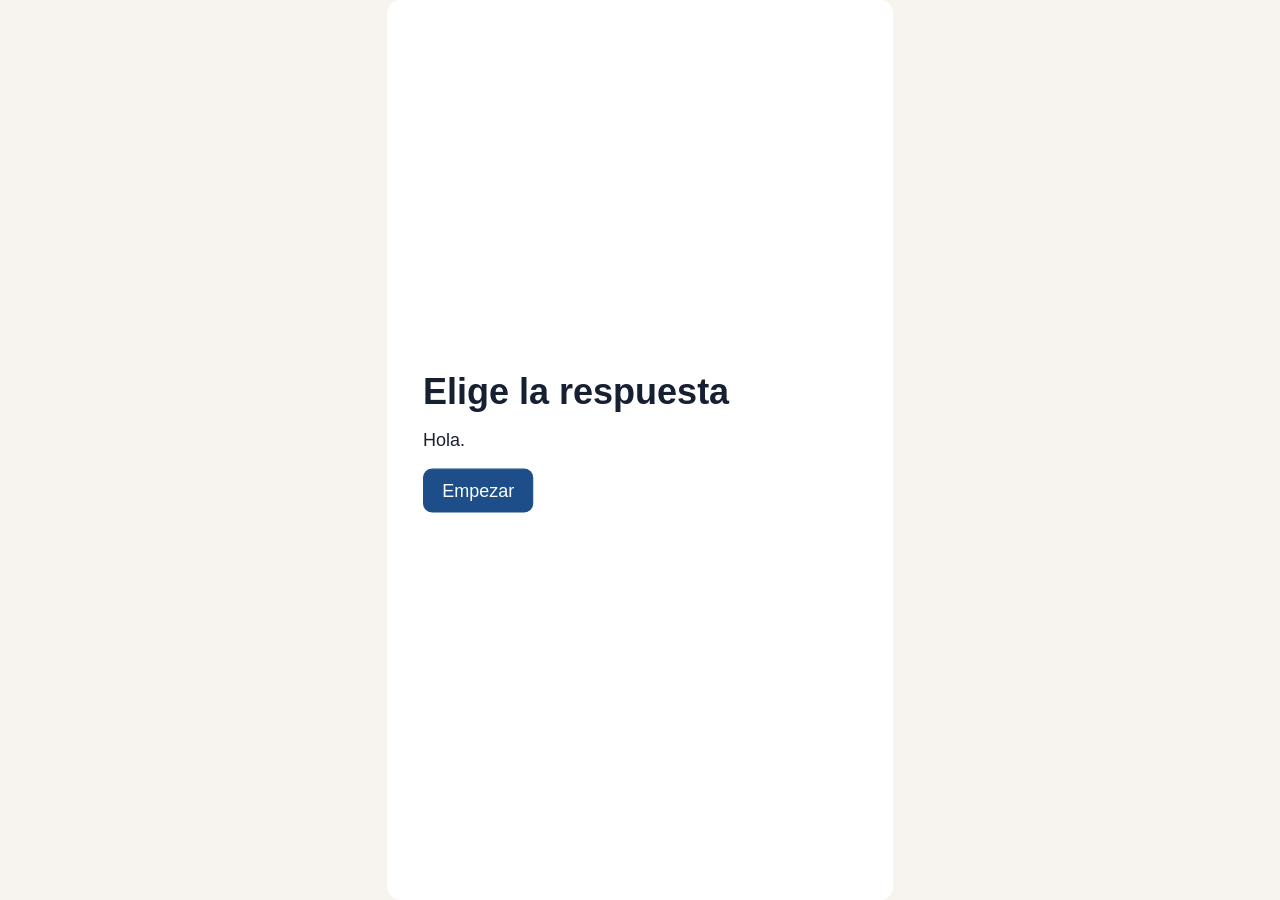
<file: skills/closelly-interactive/assets/examples/example-two/index.html>
<!DOCTYPE html>
<html lang="es">
<head>
  <meta charset="utf-8">
  <meta name="viewport" content="width=device-width, initial-scale=1">
  <title>Ejemplo mínimo</title>
  <link rel="stylesheet" href="styles.css">
</head>
<body>
  <div class="viewport">
    <main class="stage">
      <h1>Elige la respuesta</h1>
      <p id="greeting"></p>
      <button type="button" class="primary" data-action="begin">Empezar</button>
      <fieldset class="hidden" id="choice">
        <legend>¿Qué hace la IA generativa?</legend>
        <button type="button" data-action="wrong">Solo repite una regla fija</button>
        <button type="button" data-action="right">Produce una respuesta nueva</button>
      </fieldset>
      <p id="feedback" role="status" aria-live="polite"></p>
      <p id="result" role="status" class="hidden">Listo. Puedes cerrar el interactivo con el botón de la app.</p>
    </main>
  </div>
  <script src="app.js" defer></script>
</body>
</html>
</file>
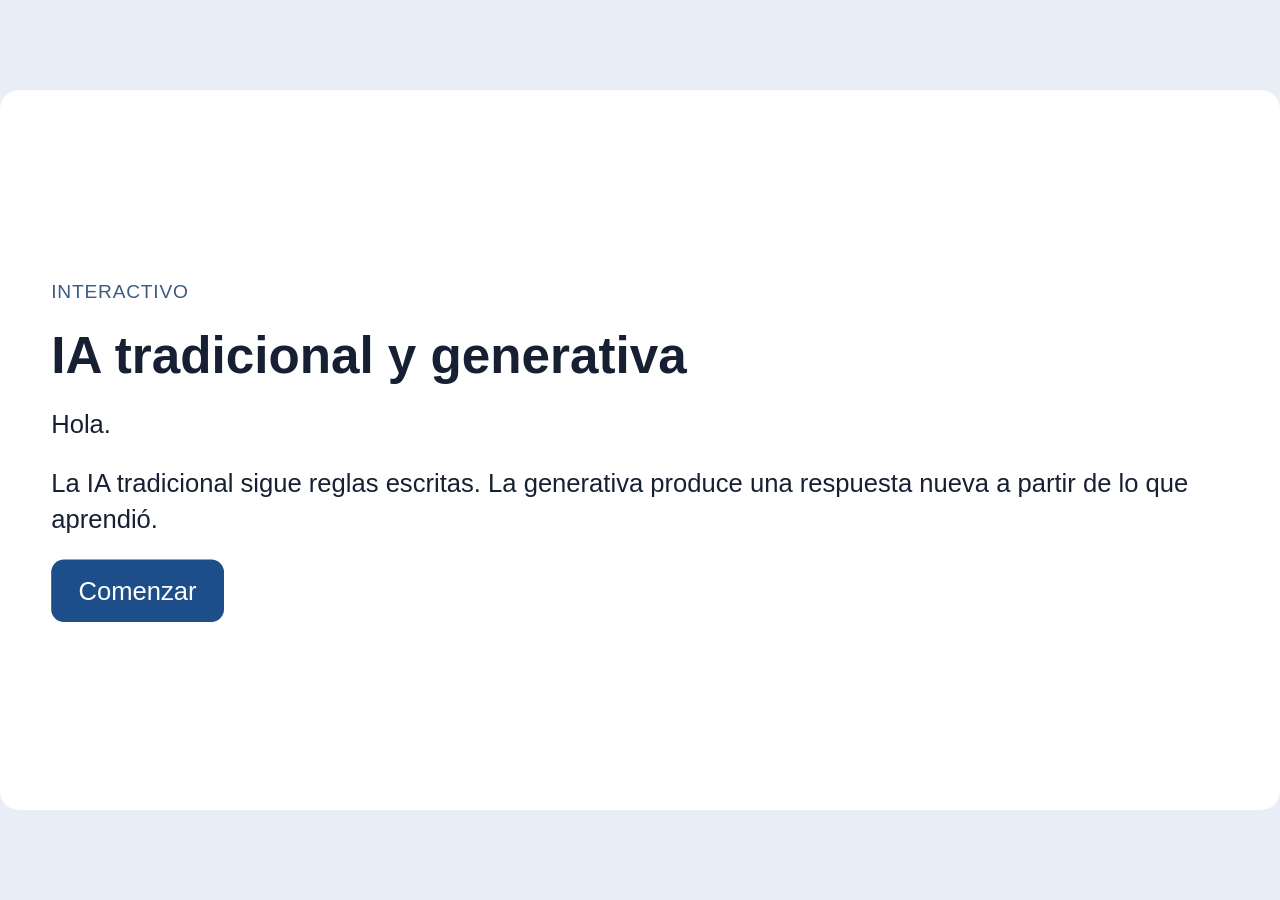
<file: skills/closelly-interactive/assets/examples/ia-tradicional-vs-generativa/index.html>
<!DOCTYPE html>
<html lang="es">
<head>
  <meta charset="utf-8">
  <meta name="viewport" content="width=device-width, initial-scale=1">
  <title>IA tradicional y generativa</title>
  <link rel="stylesheet" href="styles.css">
</head>
<body>
  <div class="viewport">
    <main class="stage">
      <section class="screen" data-screen="intro">
        <p class="eyebrow">Interactivo</p>
        <h1>IA tradicional y generativa</h1>
        <p id="greeting" class="lead"></p>
        <p>La IA tradicional sigue reglas escritas. La generativa produce una respuesta nueva a partir de lo que aprendió.</p>
        <button type="button" class="primary" data-action="begin">Comenzar</button>
      </section>
      <section class="screen hidden" data-screen="compare">
        <h1>Compara las dos</h1>
        <div class="cards">
          <article>
            <h2>Tradicional</h2>
            <p>Aplica una regla conocida. Si la regla no existe, no inventa una salida.</p>
          </article>
          <article>
            <h2>Generativa</h2>
            <p>Redacta una respuesta nueva. Hay que revisar si esa respuesta es correcta.</p>
          </article>
        </div>
        <button type="button" class="primary" data-action="compare">Registrar la comparación</button>
      </section>
      <section class="screen hidden" data-screen="close">
        <h1>Siguiente paso</h1>
        <p>La siguiente parte está en construcción.</p>
        <button type="button" class="secondary" data-action="audio">Escuchar la pista</button>
        <audio id="clip" preload="none" src="audio/click.wav"></audio>
        <button type="button" class="primary" data-action="finish">Terminar</button>
      </section>
    </main>
  </div>
  <script src="app.js" defer></script>
</body>
</html>
</file>
<file: skills/closelly-interactive/assets/examples/example-two/styles.css>
* { box-sizing: border-box; }

:root {
  color-scheme: light;
  font-family: "Segoe UI", sans-serif;
  font-size: 100%;
  color: #172033;
}

html, body {
  width: 100%;
  height: 100%;
  margin: 0;
  padding: 0;
  overflow: hidden;
}

body { background: #e8eef5; }

.viewport {
  position: fixed;
  inset: 0;
  overflow: hidden;
}

/* Fixed portrait canvas. Rotating the device never changes this authored layout. */
.stage {
  position: absolute;
  left: 0;
  top: 0;
  width: 900px;
  height: 1600px;
  transform-origin: top left;
  padding: 64px;
  background: #fff;
  border-radius: 24px;
  font-size: 2rem;
  line-height: 1.4;
  display: flex;
  flex-direction: column;
  justify-content: center;
  gap: 28px;
}

.screen {
  height: 100%;
  display: flex;
  flex-direction: column;
  justify-content: center;
  gap: 28px;
}

.hidden { display: none; }

h1, h2, p { margin: 0; }
h1 { font-size: 4rem; line-height: 1.12; }
h2 { font-size: 3rem; line-height: 1.2; }

.eyebrow {
  font-size: 1.5rem;
  letter-spacing: .04em;
  text-transform: uppercase;
  color: #3d5a80;
}

.cards {
  display: grid;
  grid-template-columns: repeat(2, minmax(0, 1fr));
  gap: 32px;
}

article {
  padding: 32px;
  border: 2px solid #d5deea;
  border-radius: 24px;
  background: #f4f7fb;
}

article p { margin-top: 20px; }

button {
  min-height: 72px;
  padding: 18px 32px;
  border: 2px solid #1d4e89;
  border-radius: 16px;
  background: #fff;
  color: #1d4e89;
  font: inherit;
  line-height: 1.2;
  cursor: pointer;
}

button:focus-visible {
  outline: 5px solid #df8a18;
  outline-offset: 6px;
}

button:disabled { cursor: default; opacity: .7; }
.primary { align-self: flex-start; background: #1d4e89; color: #fff; }
.secondary { align-self: flex-start; }

body { background: #f7f4ef; }
fieldset {
  margin: 0;
  padding: 24px 32px 32px;
  border: 2px solid #d5deea;
  border-radius: 24px;
  display: grid;
  grid-template-columns: minmax(0, 1fr);
  gap: 24px;
}
legend { padding: 0 16px; font-size: 2.25rem; }
</file>
<file: skills/closelly-interactive/assets/examples/ia-tradicional-vs-generativa/styles.css>
* { box-sizing: border-box; }

:root {
  color-scheme: light;
  font-family: "Segoe UI", sans-serif;
  font-size: 100%;
  color: #172033;
}

html, body {
  width: 100%;
  height: 100%;
  margin: 0;
  padding: 0;
  overflow: hidden;
}

body { background: #e8eef5; }

.viewport {
  position: fixed;
  inset: 0;
  overflow: hidden;
}

/* This box is the full authored canvas. Only its transform scales to the iframe. */
.stage {
  position: absolute;
  left: 0;
  top: 0;
  width: 1600px;
  height: 900px;
  transform-origin: top left;
  padding: 64px;
  background: #fff;
  border-radius: 24px;
  font-size: 2rem;
  line-height: 1.4;
  display: flex;
  flex-direction: column;
  justify-content: center;
  gap: 28px;
}

.screen {
  height: 100%;
  display: flex;
  flex-direction: column;
  justify-content: center;
  gap: 28px;
}

.hidden { display: none; }

h1, h2, p { margin: 0; }
h1 { font-size: 4rem; line-height: 1.12; }
h2 { font-size: 3rem; line-height: 1.2; }

.eyebrow {
  font-size: 1.5rem;
  letter-spacing: .04em;
  text-transform: uppercase;
  color: #3d5a80;
}

.cards {
  display: grid;
  grid-template-columns: repeat(2, minmax(0, 1fr));
  gap: 32px;
}

article {
  padding: 32px;
  border: 2px solid #d5deea;
  border-radius: 24px;
  background: #f4f7fb;
}

article p { margin-top: 20px; }

button {
  min-height: 72px;
  padding: 18px 32px;
  border: 2px solid #1d4e89;
  border-radius: 16px;
  background: #fff;
  color: #1d4e89;
  font: inherit;
  line-height: 1.2;
  cursor: pointer;
}

button:focus-visible {
  outline: 5px solid #df8a18;
  outline-offset: 6px;
}

button:disabled { cursor: default; opacity: .7; }
.primary { align-self: flex-start; background: #1d4e89; color: #fff; }
.secondary { align-self: flex-start; }
</file>
